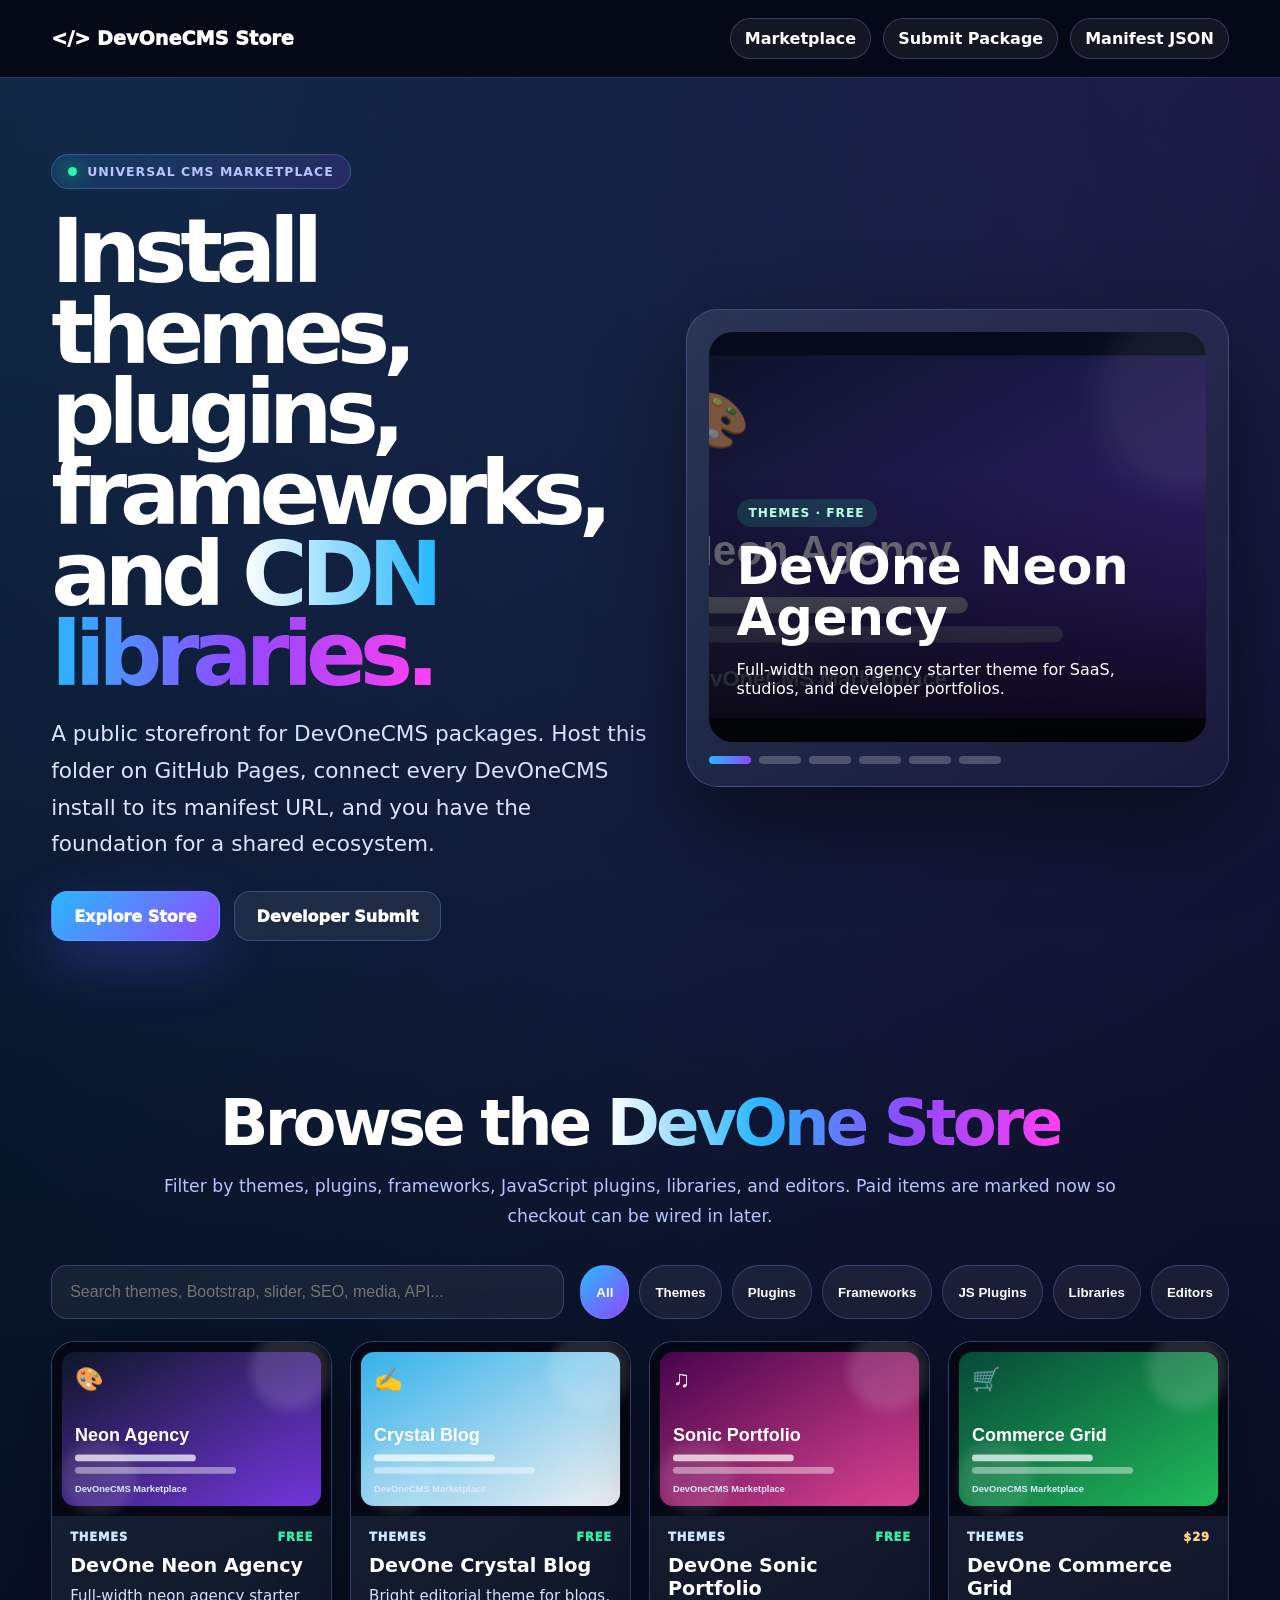
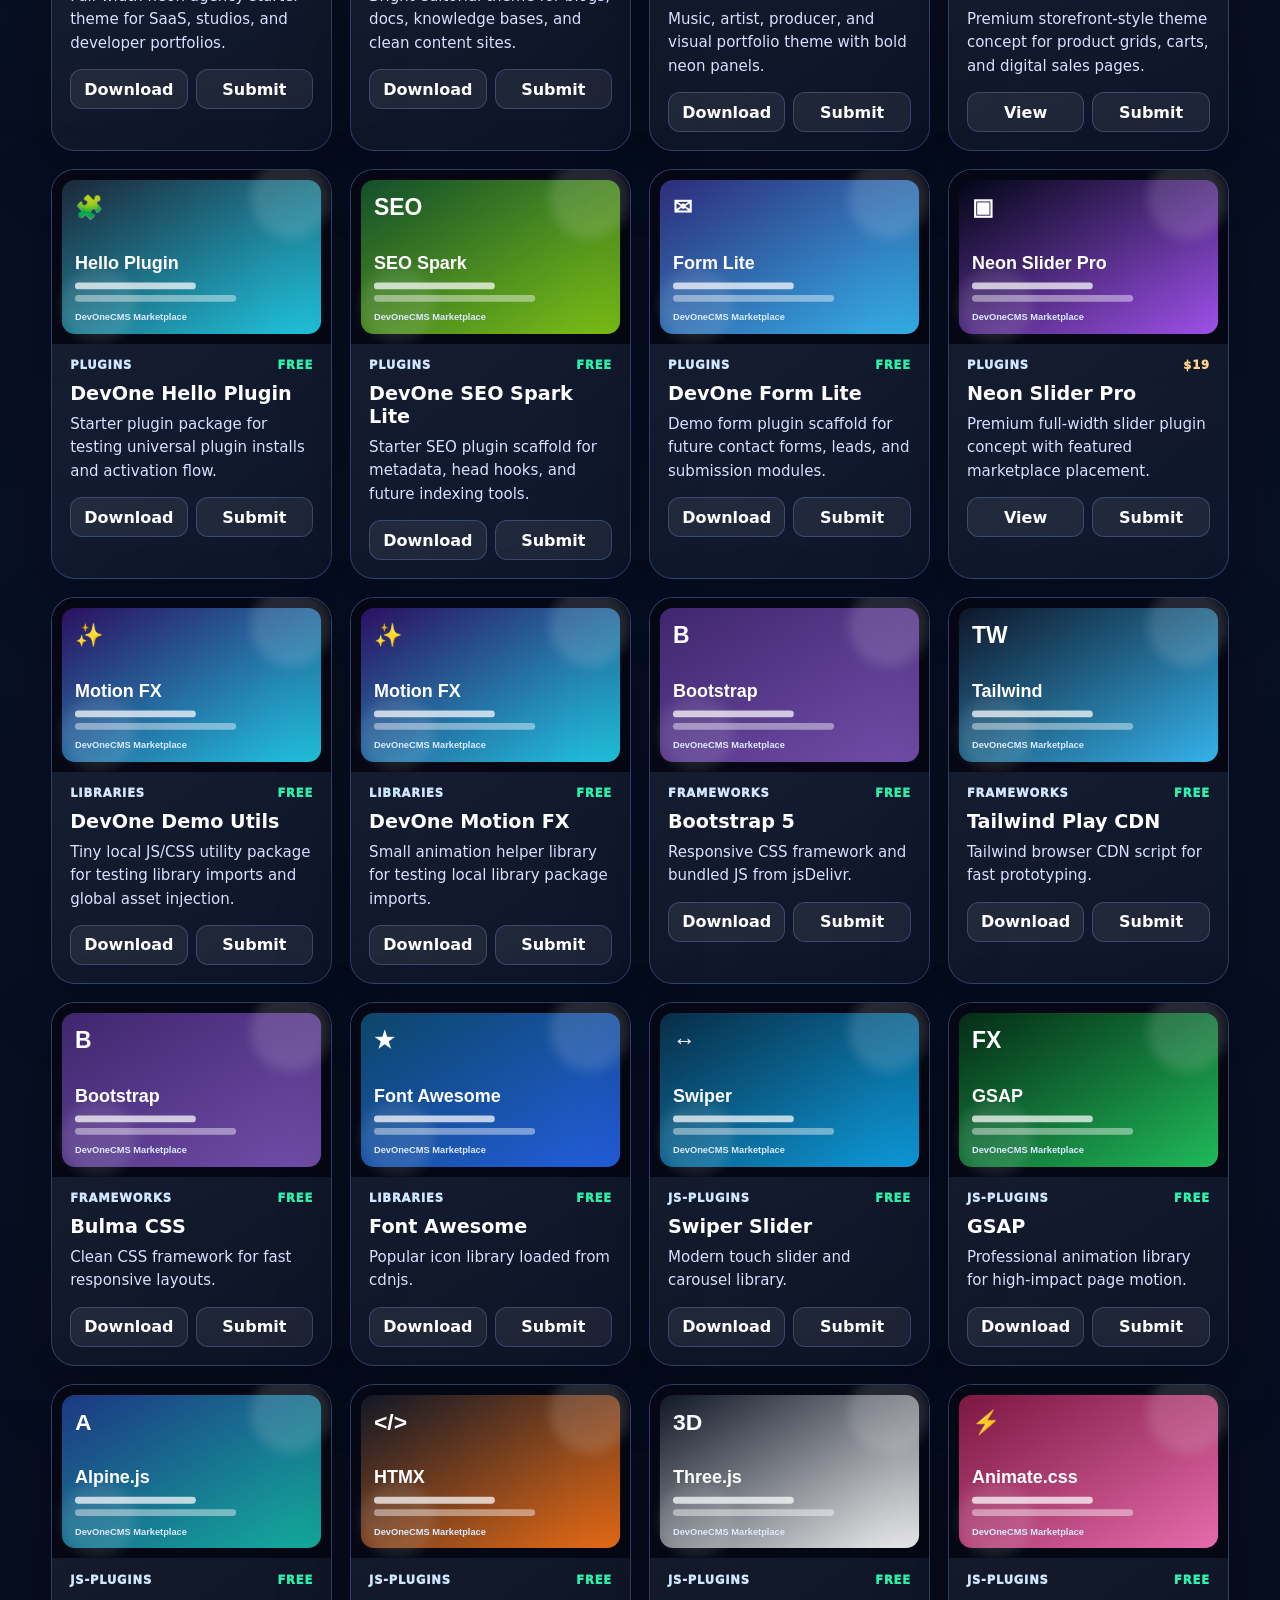
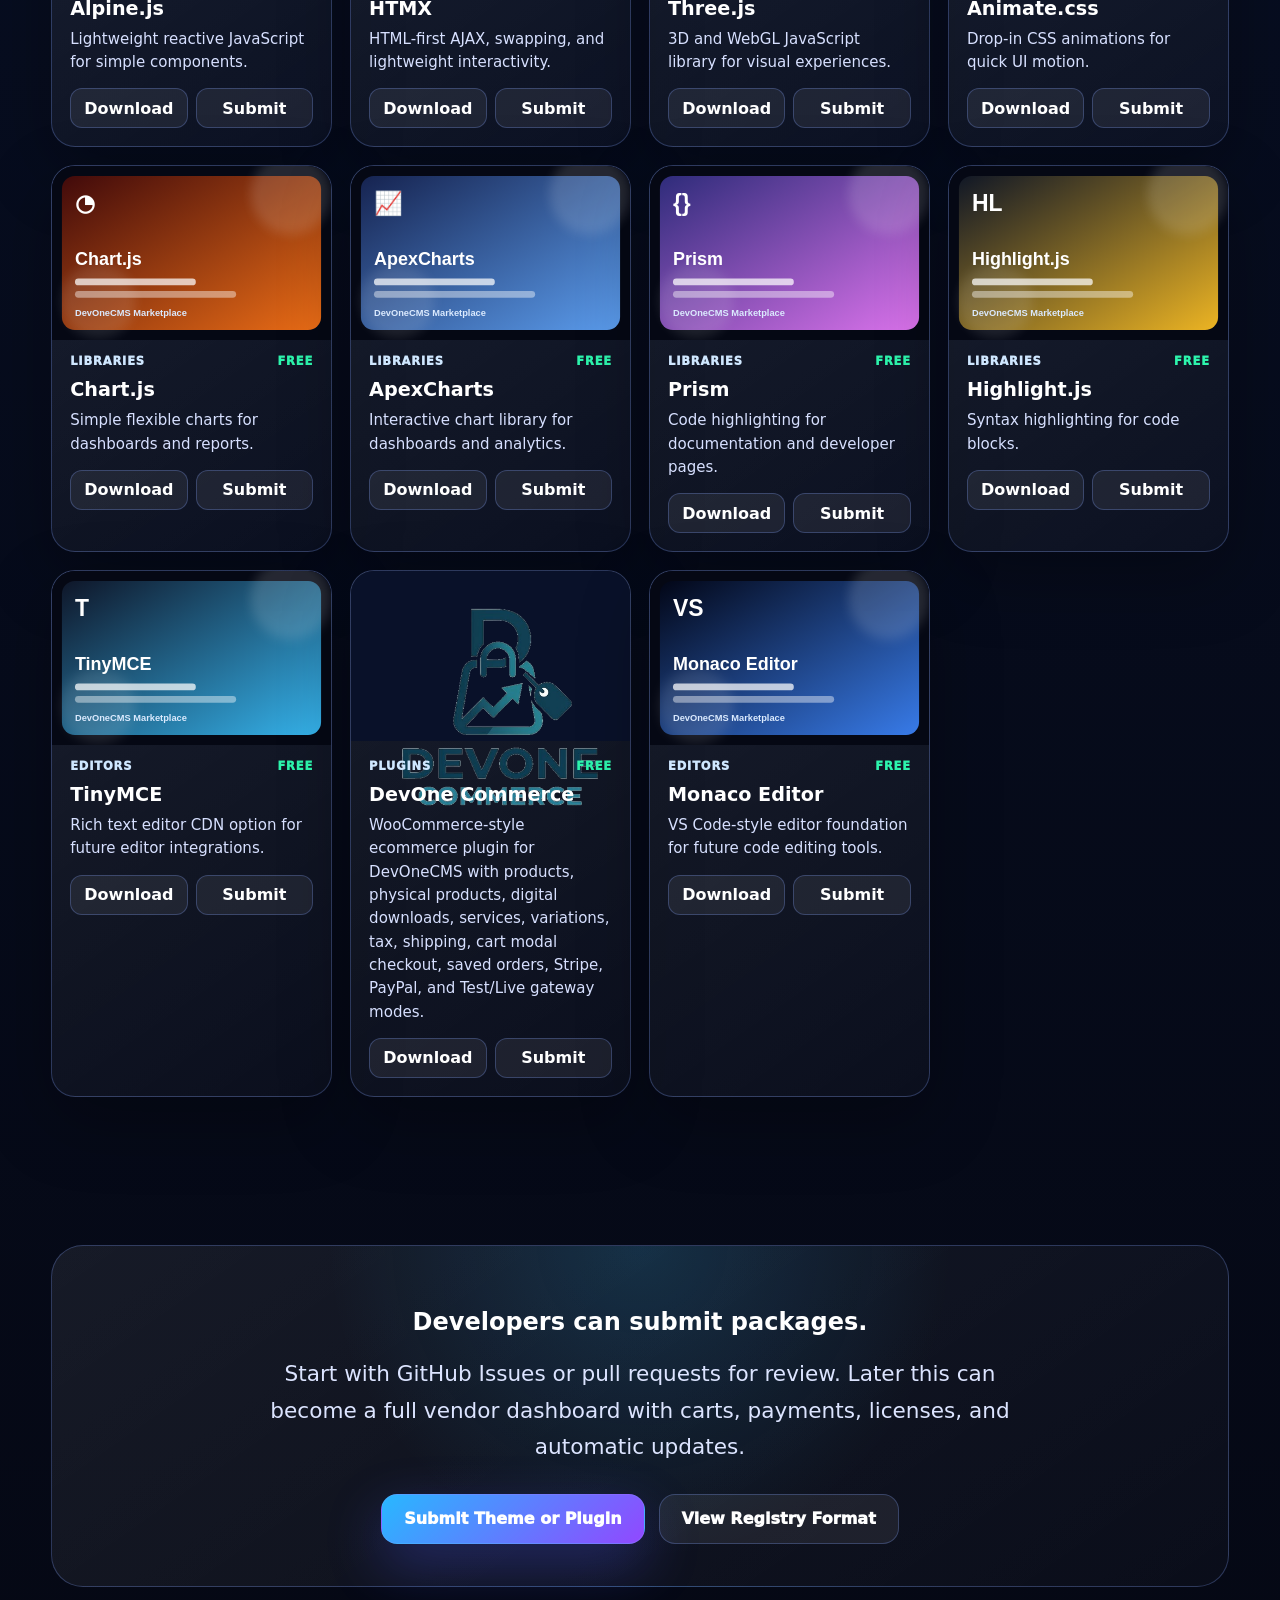
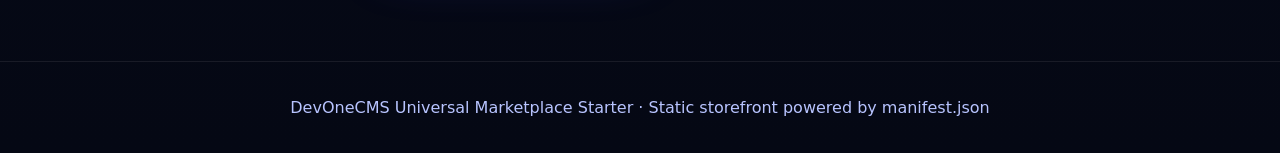
<file: index.html>
<!DOCTYPE html><html lang="en"><head><meta charset="utf-8"><meta name="viewport" content="width=device-width,initial-scale=1"><title>DevOneCMS Marketplace</title><link rel="stylesheet" href="assets/store.css"></head><body><nav class="store-nav"><a class="brand" href="index.html">&lt;/&gt; DevOneCMS Store</a><div class="navlinks"><a href="#marketplace">Marketplace</a><a href="submit.html">Submit Package</a><a href="manifest.json">Manifest JSON</a></div></nav><header class="hero"><div><div class="kicker"><i></i> Universal CMS Marketplace</div><h1>Install themes, plugins, frameworks, and <span>CDN libraries.</span></h1><p class="lead">A public storefront for DevOneCMS packages. Host this folder on GitHub Pages, connect every DevOneCMS install to its manifest URL, and you have the foundation for a shared ecosystem.</p><div class="hero-actions"><a class="btn primary" href="#marketplace">Explore Store</a><a class="btn secondary" href="submit.html">Developer Submit</a></div></div><div class="slider"><div id="featuredSlider" class="slide-card"></div><div id="featuredDots" class="dots"></div></div></header><main id="marketplace" class="section"><div class="section-title"><h2>Browse the <span>DevOne Store</span></h2><p>Filter by themes, plugins, frameworks, JavaScript plugins, libraries, and editors. Paid items are marked now so checkout can be wired in later.</p></div><div class="toolbar"><input id="marketSearch" class="search" placeholder="Search themes, Bootstrap, slider, SEO, media, API..."><div id="marketTabs" class="tabs"><button class="active" data-filter="all">All</button><button data-filter="themes">Themes</button><button data-filter="plugins">Plugins</button><button data-filter="frameworks">Frameworks</button><button data-filter="js-plugins">JS Plugins</button><button data-filter="libraries">Libraries</button><button data-filter="editors">Editors</button></div></div><div id="marketGrid" class="grid"></div></main><section class="section"><div class="submit-box"><h2>Developers can submit packages.</h2><p class="lead" style="margin:auto">Start with GitHub Issues or pull requests for review. Later this can become a full vendor dashboard with carts, payments, licenses, and automatic updates.</p><div class="hero-actions" style="justify-content:center"><a class="btn primary" href="submit.html">Submit Theme or Plugin</a><a class="btn secondary" href="manifest.json">View Registry Format</a></div></div></section><footer>DevOneCMS Universal Marketplace Starter · Static storefront powered by manifest.json</footer><script src="assets/store.js"></script></body></html>
</file>
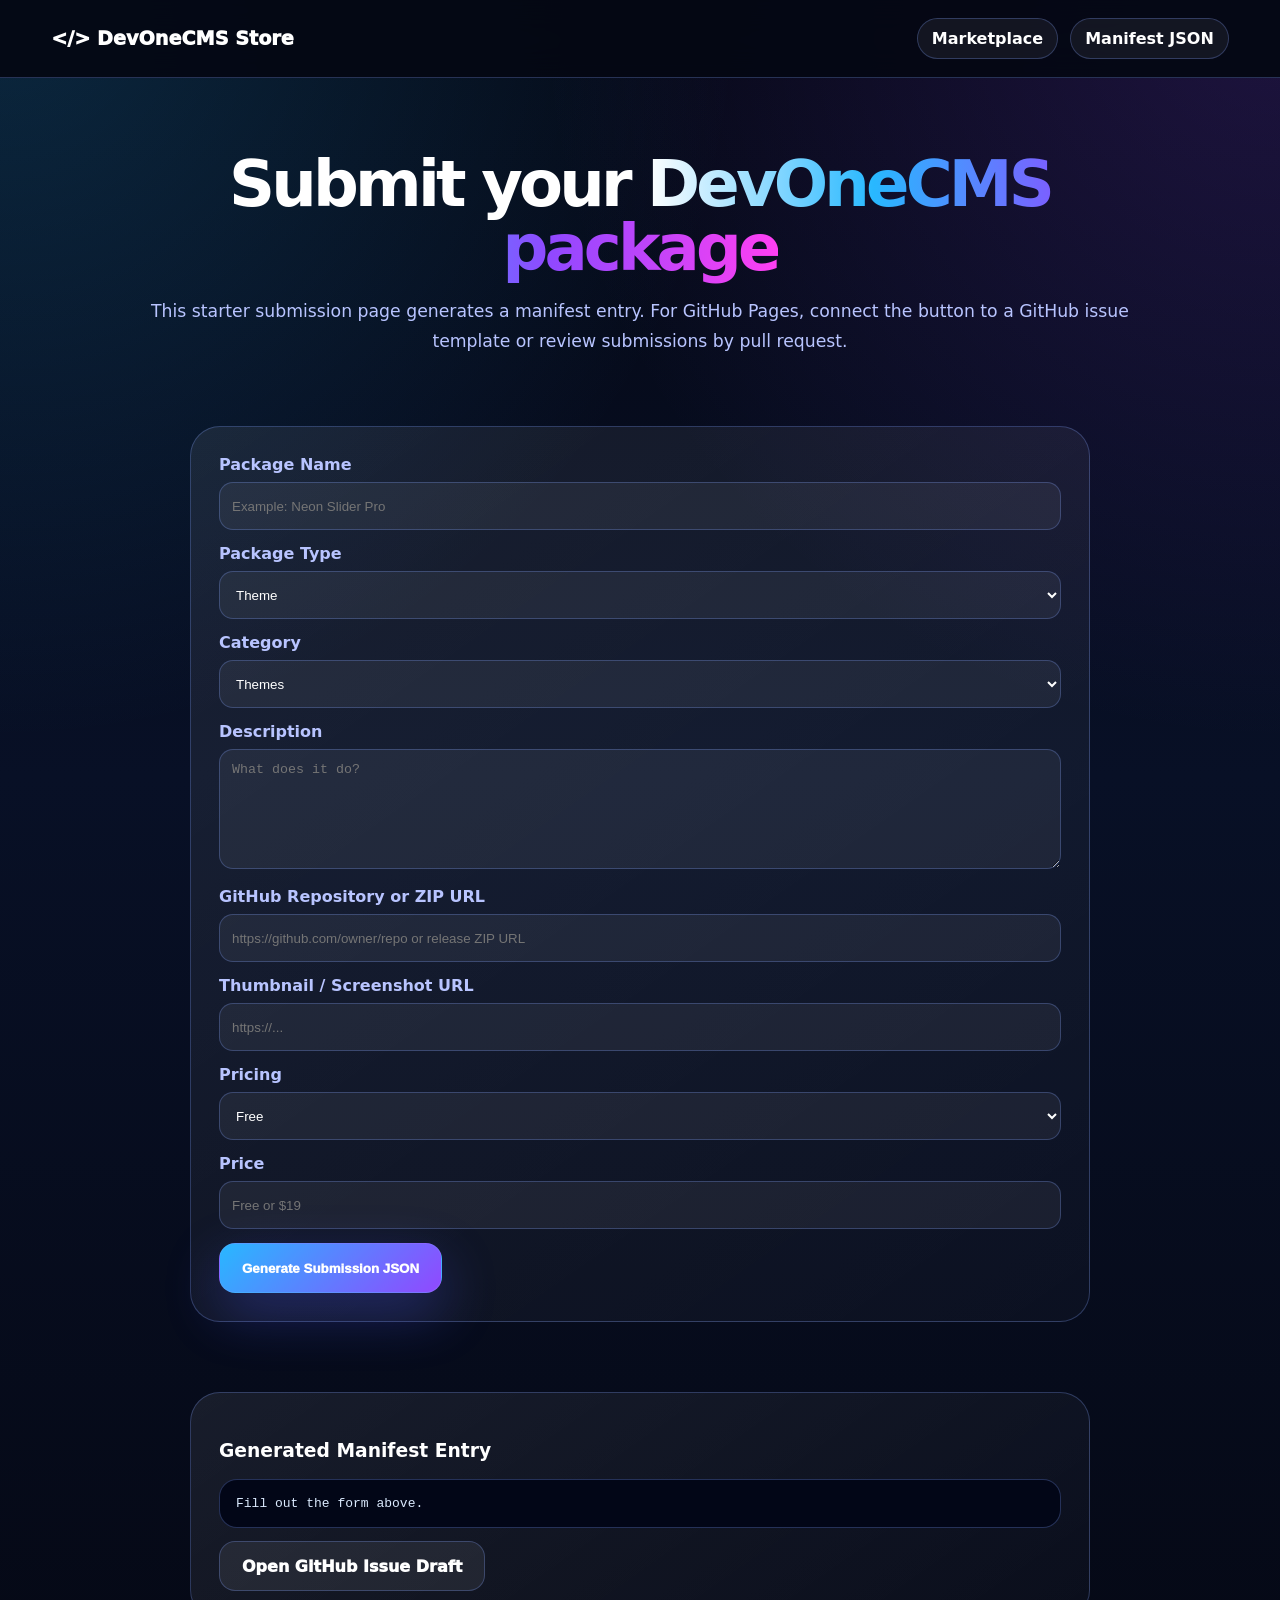
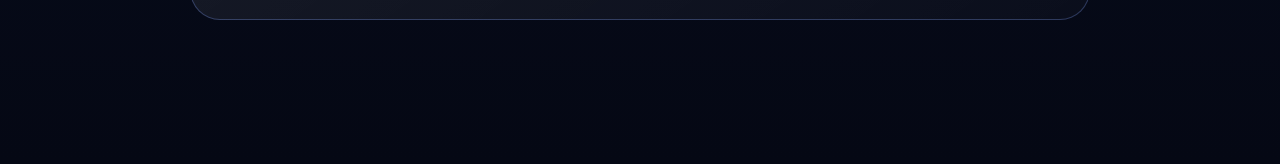
<file: submit.html>
<!DOCTYPE html><html lang="en"><head><meta charset="utf-8"><meta name="viewport" content="width=device-width,initial-scale=1"><title>Submit to DevOneCMS Store</title><link rel="stylesheet" href="assets/store.css"><style>.submit-form{width:min(900px,calc(100% - 32px));margin:70px auto;border:1px solid var(--border);border-radius:30px;padding:28px;background:linear-gradient(145deg,rgba(255,255,255,.075),rgba(255,255,255,.025))}.submit-form label{display:block;margin:0 0 14px;color:var(--muted);font-weight:800}.submit-form input,.submit-form select,.submit-form textarea{width:100%;margin-top:8px;min-height:48px;border-radius:14px;border:1px solid var(--border);background:rgba(255,255,255,.06);color:#fff;padding:12px}.submit-form textarea{min-height:120px}.output{white-space:pre-wrap;background:#020617;border:1px solid var(--border);border-radius:18px;padding:16px;color:#dbeafe;overflow:auto}</style></head><body><nav class="store-nav"><a class="brand" href="index.html">&lt;/&gt; DevOneCMS Store</a><div class="navlinks"><a href="index.html">Marketplace</a><a href="manifest.json">Manifest JSON</a></div></nav><section class="section"><div class="section-title"><h2>Submit your <span>DevOneCMS package</span></h2><p>This starter submission page generates a manifest entry. For GitHub Pages, connect the button to a GitHub issue template or review submissions by pull request.</p></div><form class="submit-form" id="submitForm"><label>Package Name<input name="name" required placeholder="Example: Neon Slider Pro"></label><label>Package Type<select name="type"><option value="theme">Theme</option><option value="plugin">Plugin</option><option value="library">Library</option><option value="cdn">CDN Asset</option></select></label><label>Category<select name="category"><option value="themes">Themes</option><option value="plugins">Plugins</option><option value="frameworks">Frameworks</option><option value="js-plugins">JS Plugins</option><option value="libraries">Libraries</option><option value="editors">Editors</option></select></label><label>Description<textarea name="description" required placeholder="What does it do?"></textarea></label><label>GitHub Repository or ZIP URL<input name="zip" placeholder="https://github.com/owner/repo or release ZIP URL"></label><label>Thumbnail / Screenshot URL<input name="thumbnail" placeholder="https://..."></label><label>Pricing<select name="pricing"><option value="free">Free</option><option value="paid">Paid</option></select></label><label>Price<input name="price" placeholder="Free or $19"></label><button class="btn primary" type="submit">Generate Submission JSON</button></form><div class="submit-form"><h3>Generated Manifest Entry</h3><pre class="output" id="output">Fill out the form above.</pre><a class="btn secondary" id="issueLink" href="#" target="_blank" rel="noopener">Open GitHub Issue Draft</a></div></section><script>function slug(v){return (v||'package').toLowerCase().replace(/[^a-z0-9]+/g,'-').replace(/^-|-$/g,'')||'package'}document.getElementById('submitForm').addEventListener('submit',function(e){e.preventDefault();const f=new FormData(e.target);const name=f.get('name');const entry={type:f.get('type'),category:f.get('category'),name:name,slug:slug(name),install_folder:slug(name),version:'1.0.0',description:f.get('description'),thumbnail:f.get('thumbnail'),pricing:f.get('pricing'),price:f.get('price')||((f.get('pricing')==='paid')?'TBD':'Free'),repo:f.get('zip')};document.getElementById('output').textContent=JSON.stringify(entry,null,2);const body=encodeURIComponent('Package submission for DevOneCMS Store:\n\n```json\n'+JSON.stringify(entry,null,2)+'\n```');document.getElementById('issueLink').href='https://github.com/YOUR-ORG/devonecms-store/issues/new?title='+encodeURIComponent('Package submission: '+name)+'&body='+body;});</script></body></html>
</file>
<file: assets/store.css>
:root{--bg:#050814;--panel:#0b1022;--panel2:#111a38;--text:#fff;--muted:#b8c4ff;--blue:#28b8ff;--purple:#9148ff;--pink:#ff3ff2;--green:#2df5ad;--border:rgba(130,160,255,.28)}*{box-sizing:border-box}body{margin:0;background:radial-gradient(circle at top left,rgba(40,184,255,.18),transparent 34%),radial-gradient(circle at top right,rgba(145,72,255,.18),transparent 34%),linear-gradient(180deg,#040713,#081026 44%,#050814);color:var(--text);font-family:Inter,system-ui,-apple-system,Segoe UI,sans-serif}.store-nav{position:sticky;top:0;z-index:20;display:flex;align-items:center;justify-content:space-between;gap:18px;padding:18px clamp(16px,4vw,54px);background:rgba(5,8,20,.94);border-bottom:1px solid var(--border);backdrop-filter:blur(16px)}.brand{font-weight:950;font-size:1.2rem;color:#fff;text-decoration:none}.navlinks{display:flex;gap:12px;flex-wrap:wrap}.navlinks a{color:#fff;text-decoration:none;font-weight:850;padding:10px 14px;border:1px solid var(--border);border-radius:999px;background:rgba(255,255,255,.06)}.hero{min-height:72vh;display:grid;grid-template-columns:1.05fr .95fr;gap:34px;align-items:center;width:100%;max-width:none;margin:0;padding:76px clamp(16px,4vw,64px)}.kicker{display:inline-flex;align-items:center;gap:10px;padding:9px 16px;border-radius:999px;border:1px solid var(--border);background:linear-gradient(135deg,rgba(40,184,255,.14),rgba(145,72,255,.16));color:var(--muted);font-weight:900;letter-spacing:.08em;text-transform:uppercase;font-size:.78rem}.kicker i{width:9px;height:9px;border-radius:99px;background:var(--green);box-shadow:0 0 18px var(--green)}h1{font-size:clamp(3rem,7vw,7rem);line-height:.9;letter-spacing:-.08em;margin:22px 0 16px}h1 span,.section-title h2 span{background:linear-gradient(90deg,#fff,var(--blue),var(--purple),var(--pink));-webkit-background-clip:text;background-clip:text;color:transparent}.lead{font-size:clamp(1.05rem,2vw,1.35rem);line-height:1.7;color:#dce4ff;max-width:760px}.hero-actions{display:flex;flex-wrap:wrap;gap:14px;margin-top:28px}.btn{display:inline-flex;min-height:50px;align-items:center;justify-content:center;padding:0 22px;border-radius:16px;border:1px solid var(--border);color:#fff;text-decoration:none;font-weight:950}.btn.primary{background:linear-gradient(135deg,var(--blue),var(--purple));box-shadow:0 20px 55px rgba(78,91,255,.33)}.btn.secondary{background:rgba(255,255,255,.07)}.slider{border:1px solid var(--border);border-radius:32px;padding:22px;background:linear-gradient(145deg,rgba(255,255,255,.09),rgba(255,255,255,.025));box-shadow:0 35px 95px rgba(0,0,0,.48)}.slide-card{position:relative;min-height:410px;border-radius:24px;overflow:hidden;background:#081026}.slide-card img{position:absolute;inset:0;width:100%;height:100%;object-fit:cover;opacity:.48}.slide-content{position:absolute;inset:auto 0 0 0;padding:28px;background:linear-gradient(transparent,rgba(0,0,0,.82))}.slide-content b{display:inline-flex;padding:7px 12px;border-radius:999px;background:rgba(45,245,173,.14);color:#b7ffe4;text-transform:uppercase;font-size:.76rem;letter-spacing:.08em}.slide-content h2{font-size:clamp(2rem,4vw,3.5rem);line-height:1;margin:14px 0 8px}.dots{display:flex;gap:8px;margin-top:14px}.dots button{width:42px;height:8px;border:0;border-radius:99px;background:rgba(255,255,255,.22);cursor:pointer}.dots button.active{background:linear-gradient(90deg,var(--blue),var(--purple))}.section{width:100%;max-width:none;margin:0;padding:74px clamp(16px,4vw,64px)}.section-title{text-align:center;max-width:880px;margin:0 auto 34px}.section-title h2{font-size:clamp(2.1rem,5vw,4.5rem);line-height:1;margin:0 0 12px;letter-spacing:-.06em}.section-title p{color:var(--muted);line-height:1.7;font-size:1.08rem}.toolbar{display:grid;grid-template-columns:1fr auto;gap:16px;margin-bottom:22px}.search{min-height:54px;border-radius:16px;border:1px solid var(--border);background:rgba(255,255,255,.06);padding:0 18px;color:#fff;font-size:1rem}.tabs{display:flex;flex-wrap:wrap;gap:10px;justify-content:flex-end}.tabs button{min-height:44px;padding:0 15px;border-radius:999px;border:1px solid var(--border);background:rgba(255,255,255,.06);color:#fff;font-weight:900;cursor:pointer}.tabs button.active,.tabs button:hover{background:linear-gradient(135deg,var(--blue),var(--purple))}.grid{display:grid;grid-template-columns:repeat(auto-fit,minmax(260px,1fr));gap:18px;width:100%}.card{border:1px solid var(--border);border-radius:24px;overflow:hidden;background:linear-gradient(145deg,rgba(255,255,255,.075),rgba(255,255,255,.025));box-shadow:0 24px 70px rgba(0,0,0,.28)}.thumb{height:170px;background:#091129;display:grid;place-items:center}.thumb img{width:100%;height:100%;object-fit:cover}.card-body{padding:18px}.meta{display:flex;justify-content:space-between;gap:8px;margin-bottom:10px}.meta span,.price{font-size:.72rem;text-transform:uppercase;font-weight:950;letter-spacing:.07em;color:#cfe7ff}.price.free{color:var(--green)}.price.paid{color:#ffd18c}.card h3{margin:0 0 8px;font-size:1.2rem}.card p{margin:0;color:#d7e0ff;line-height:1.55;font-size:.94rem}.card-actions{display:flex;gap:8px;margin-top:14px}.mini{flex:1;min-height:40px;border-radius:12px;border:1px solid var(--border);background:rgba(255,255,255,.07);color:#fff;font-weight:900;text-decoration:none;display:grid;place-items:center}.submit-box{border:1px solid var(--border);border-radius:32px;padding:42px 24px;text-align:center;background:radial-gradient(circle at top,rgba(40,184,255,.16),transparent 46%),linear-gradient(145deg,rgba(255,255,255,.07),rgba(255,255,255,.025))}footer{padding:36px 16px;text-align:center;color:var(--muted);border-top:1px solid rgba(255,255,255,.08)}@media(max-width:1180px){.hero{grid-template-columns:1fr}}@media(max-width:860px){.toolbar{grid-template-columns:1fr}.tabs{justify-content:flex-start}}@media(max-width:560px){.grid{grid-template-columns:1fr}.store-nav{align-items:flex-start;flex-direction:column}.slide-card{min-height:340px}}


/* DevOneCMS full-width marketplace patch */
html,body{width:100%;max-width:100%;overflow-x:hidden}.hero,.section{box-sizing:border-box}.marketplace-full-width,.store-full-width{width:100%;max-width:none}.slider,.submit-box,.toolbar,.grid{max-width:none}.card{min-width:0}.section-title{max-width:980px}.thumb{min-height:170px}
</file>
